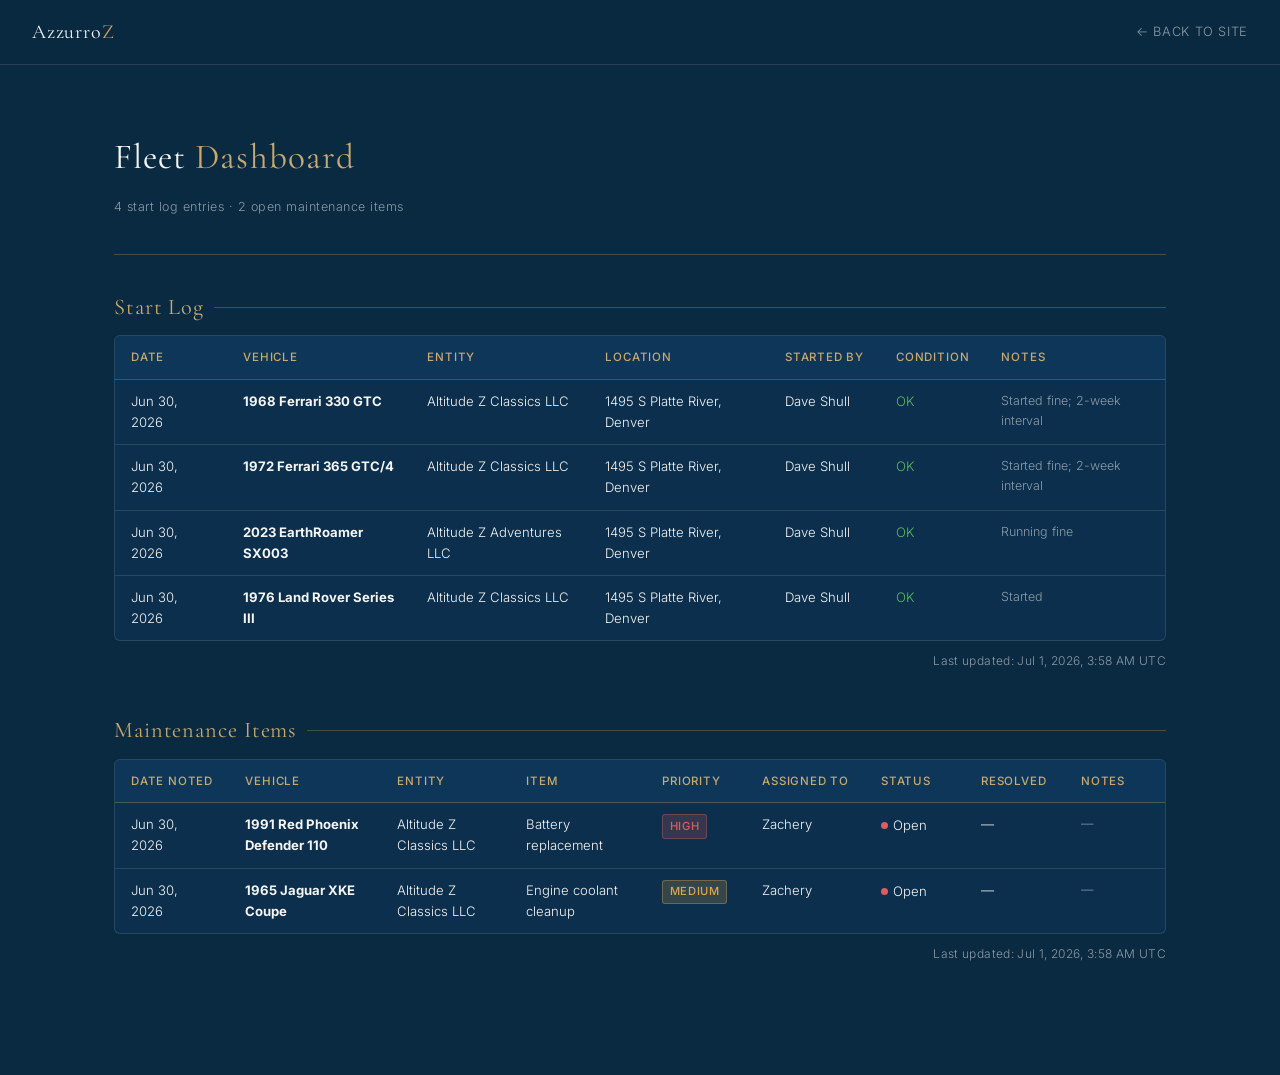
<file: dashboard.html>
<!DOCTYPE html>
<html lang="en">
<head>
  <meta charset="UTF-8" />
  <meta name="viewport" content="width=device-width, initial-scale=1.0" />
  <title>Fleet Dashboard — Azzurro Z</title>
  <meta name="robots" content="noindex, nofollow" />
  <link rel="canonical" href="https://www.azzurroz.com/dashboard" />

  <!-- Google Fonts -->
  <link rel="preconnect" href="https://fonts.googleapis.com" />
  <link rel="preconnect" href="https://fonts.gstatic.com" crossorigin />
  <link href="https://fonts.googleapis.com/css2?family=Cormorant+Garamond:ital,wght@0,300;0,400;0,500;0,600;1,300;1,400&family=Inter:wght@300;400;500&display=swap" rel="stylesheet" />

  <link rel="stylesheet" href="/css/styles.css" />

  <style>
    /* ── Dashboard-specific styles ─────────────────────── */
    :root {
      --navy-deep: #0F3A5E;
      --navy-dark: #0A2A42;
      --blue-mid:  #2B7AB5;
      --gold:      #c9a96e;
      --gold-dark: #a8864e;
      --white:     #f5f5f5;
      --muted:     rgba(245,245,245,0.55);
      --border:    rgba(245,245,245,0.12);
      --border-gold: rgba(201,169,110,0.3);
      --red-open:  #e05c5c;
      --green-ok:  #5cb85c;
      --amber:     #e0a44a;
    }

    body {
      background: var(--navy-dark);
      color: var(--white);
      font-family: 'Inter', sans-serif;
      font-weight: 300;
      line-height: 1.6;
      min-height: 100vh;
      -webkit-font-smoothing: antialiased;
    }

    /* Nav */
    .nav {
      position: sticky;
      top: 0;
      z-index: 100;
      padding: 1rem 2rem;
      display: flex;
      align-items: center;
      justify-content: space-between;
      background: rgba(10,42,66,0.92);
      backdrop-filter: blur(14px);
      border-bottom: 1px solid var(--border);
    }

    .nav-logo {
      font-family: 'Cormorant Garamond', serif;
      font-weight: 400;
      font-size: 1.25rem;
      letter-spacing: 0.04em;
      color: var(--white);
      text-decoration: none;
    }

    .nav-logo span { color: var(--gold); }

    .nav-back {
      font-size: 0.8rem;
      color: var(--muted);
      text-decoration: none;
      letter-spacing: 0.05em;
      text-transform: uppercase;
      transition: color 0.2s;
    }

    .nav-back:hover { color: var(--gold); }

    /* Page layout */
    .page {
      max-width: 1100px;
      margin: 0 auto;
      padding: 2.5rem 1.5rem 4rem;
    }

    .page-header {
      margin-bottom: 2.5rem;
      border-bottom: 1px solid var(--border-gold);
      padding-bottom: 1.5rem;
    }

    .page-header h1 {
      font-family: 'Cormorant Garamond', serif;
      font-weight: 400;
      font-size: 2.2rem;
      letter-spacing: 0.03em;
      margin-bottom: 0.35rem;
    }

    .page-header h1 span { color: var(--gold); }

    .page-meta {
      font-size: 0.78rem;
      color: var(--muted);
      letter-spacing: 0.04em;
    }

    /* Section */
    .section { margin-bottom: 3rem; }

    .section-title {
      font-family: 'Cormorant Garamond', serif;
      font-weight: 400;
      font-size: 1.4rem;
      letter-spacing: 0.04em;
      color: var(--gold);
      margin-bottom: 1rem;
      display: flex;
      align-items: center;
      gap: 0.6rem;
    }

    .section-title::after {
      content: '';
      flex: 1;
      height: 1px;
      background: var(--border-gold);
    }

    /* Table */
    .table-wrap {
      overflow-x: auto;
      border-radius: 6px;
      border: 1px solid var(--border);
      background: rgba(15,58,94,0.35);
    }

    table {
      width: 100%;
      border-collapse: collapse;
      font-size: 0.82rem;
      white-space: nowrap;
    }

    thead tr {
      background: rgba(15,58,94,0.7);
      border-bottom: 1px solid var(--border-gold);
    }

    th {
      padding: 0.75rem 1rem;
      text-align: left;
      font-weight: 500;
      font-size: 0.72rem;
      letter-spacing: 0.07em;
      text-transform: uppercase;
      color: var(--gold);
    }

    td {
      padding: 0.7rem 1rem;
      border-bottom: 1px solid var(--border);
      color: var(--white);
      vertical-align: top;
      white-space: normal;
      min-width: 100px;
    }

    tbody tr:last-child td { border-bottom: none; }

    tbody tr:hover {
      background: rgba(43,122,181,0.12);
    }

    /* Priority badges */
    .badge {
      display: inline-block;
      padding: 0.2em 0.6em;
      border-radius: 3px;
      font-size: 0.7rem;
      font-weight: 500;
      letter-spacing: 0.05em;
      text-transform: uppercase;
    }

    .badge-high   { background: rgba(224,92,92,0.2);  color: var(--red-open);  border: 1px solid rgba(224,92,92,0.35); }
    .badge-medium { background: rgba(224,164,74,0.2); color: var(--amber);     border: 1px solid rgba(224,164,74,0.35); }
    .badge-low    { background: rgba(92,184,92,0.15); color: var(--green-ok);  border: 1px solid rgba(92,184,92,0.3); }

    /* Status dots */
    .status-dot {
      display: inline-flex;
      align-items: center;
      gap: 0.4em;
    }

    .status-dot::before {
      content: '';
      display: inline-block;
      width: 7px;
      height: 7px;
      border-radius: 50%;
    }

    .status-open     .status-dot::before { background: var(--red-open); }
    .status-resolved .status-dot::before { background: var(--green-ok); }
    .status-progress .status-dot::before { background: var(--amber); }

    /* Condition */
    .cond-ok   { color: var(--green-ok); }
    .cond-warn { color: var(--amber); }
    .cond-fail { color: var(--red-open); }

    /* Notes cell */
    .notes-cell {
      color: var(--muted);
      font-size: 0.78rem;
      max-width: 240px;
    }

    /* Empty / loading / error states */
    .state-msg {
      padding: 2rem 1rem;
      text-align: center;
      color: var(--muted);
      font-size: 0.85rem;
      letter-spacing: 0.03em;
    }

    /* Last-updated bar */
    .updated-bar {
      font-size: 0.75rem;
      color: var(--muted);
      text-align: right;
      margin-top: 0.6rem;
      letter-spacing: 0.03em;
    }

    /* Responsive */
    @media (max-width: 640px) {
      .page { padding: 1.5rem 1rem 3rem; }
      .page-header h1 { font-size: 1.6rem; }
      th, td { padding: 0.6rem 0.7rem; }
    }
  </style>
</head>
<body>

  <!-- Nav -->
  <nav class="nav">
    <a href="/" class="nav-logo">Azzurro<span>Z</span></a>
    <a href="/" class="nav-back">← Back to site</a>
  </nav>

  <!-- Page -->
  <main class="page">
    <div class="page-header">
      <h1>Fleet <span>Dashboard</span></h1>
      <p class="page-meta" id="page-meta">Loading fleet data…</p>
    </div>

    <!-- Start Log -->
    <div class="section">
      <div class="section-title">Start Log</div>
      <div class="table-wrap">
        <table id="start-table">
          <thead>
            <tr>
              <th>Date</th>
              <th>Vehicle</th>
              <th>Entity</th>
              <th>Location</th>
              <th>Started By</th>
              <th>Condition</th>
              <th>Notes</th>
            </tr>
          </thead>
          <tbody id="start-body">
            <tr><td colspan="7" class="state-msg">Loading…</td></tr>
          </tbody>
        </table>
      </div>
      <div class="updated-bar" id="start-updated"></div>
    </div>

    <!-- Maintenance Items -->
    <div class="section">
      <div class="section-title">Maintenance Items</div>
      <div class="table-wrap">
        <table id="maint-table">
          <thead>
            <tr>
              <th>Date Noted</th>
              <th>Vehicle</th>
              <th>Entity</th>
              <th>Item</th>
              <th>Priority</th>
              <th>Assigned To</th>
              <th>Status</th>
              <th>Resolved</th>
              <th>Notes</th>
            </tr>
          </thead>
          <tbody id="maint-body">
            <tr><td colspan="9" class="state-msg">Loading…</td></tr>
          </tbody>
        </table>
      </div>
      <div class="updated-bar" id="maint-updated"></div>
    </div>
  </main>

  <script>
    // ── Helpers ───────────────────────────────────────────
    function esc(str) {
      if (!str) return '—';
      return String(str)
        .replace(/&/g, '&amp;')
        .replace(/</g, '&lt;')
        .replace(/>/g, '&gt;');
    }

    function fmtDate(d) {
      if (!d) return '—';
      try {
        const dt = new Date(d);
        if (isNaN(dt)) return esc(d);
        return dt.toLocaleDateString('en-US', { year: 'numeric', month: 'short', day: 'numeric' });
      } catch { return esc(d); }
    }

    function priorityBadge(p) {
      if (!p) return '—';
      const cls = { High: 'badge-high', Medium: 'badge-medium', Low: 'badge-low' }[p] || '';
      return `<span class="badge ${cls}">${esc(p)}</span>`;
    }

    function condClass(c) {
      if (!c) return '';
      const lc = c.toLowerCase();
      if (lc === 'ok' || lc === 'good') return 'cond-ok';
      if (lc.includes('warn') || lc.includes('check')) return 'cond-warn';
      if (lc.includes('fail') || lc.includes('no start')) return 'cond-fail';
      return '';
    }

    function statusCell(s) {
      if (!s) return '—';
      const lc = s.toLowerCase();
      let cls = 'status-open';
      if (lc === 'resolved' || lc === 'closed') cls = 'status-resolved';
      else if (lc.includes('progress') || lc.includes('pending')) cls = 'status-progress';
      return `<span class="${cls}"><span class="status-dot">${esc(s)}</span></span>`;
    }

    function fmtUpdated(iso) {
      if (!iso) return '';
      try {
        const dt = new Date(iso);
        return 'Last updated: ' + dt.toLocaleString('en-US', {
          month: 'short', day: 'numeric', year: 'numeric',
          hour: 'numeric', minute: '2-digit', timeZoneName: 'short'
        });
      } catch { return iso; }
    }

    // ── Render ────────────────────────────────────────────
    function renderStartLog(rows) {
      const tbody = document.getElementById('start-body');
      if (!rows || !rows.length) {
        tbody.innerHTML = '<tr><td colspan="7" class="state-msg">No start log entries.</td></tr>';
        return;
      }
      // Sort by date desc
      rows = [...rows].sort((a, b) => new Date(b.Date || b.date || 0) - new Date(a.Date || a.date || 0));
      tbody.innerHTML = rows.map(r => `
        <tr>
          <td>${fmtDate(r.Date || r.date)}</td>
          <td><strong>${esc(r.Vehicle || r.vehicle)}</strong></td>
          <td>${esc(r.Entity || r.entity)}</td>
          <td>${esc(r.Location || r.location)}</td>
          <td>${esc(r['Started By'] || r.started_by)}</td>
          <td class="${condClass(r.Condition || r.condition)}">${esc(r.Condition || r.condition)}</td>
          <td class="notes-cell">${esc(r.Notes || r.notes)}</td>
        </tr>
      `).join('');
    }

    function renderMaintenance(rows) {
      const tbody = document.getElementById('maint-body');
      if (!rows || !rows.length) {
        tbody.innerHTML = '<tr><td colspan="9" class="state-msg">No maintenance items.</td></tr>';
        return;
      }
      // Sort: open first, then by date noted desc
      const priorityOrder = { High: 0, Medium: 1, Low: 2 };
      rows = [...rows].sort((a, b) => {
        const aOpen = (a.Status || a.status || '').toLowerCase() !== 'resolved';
        const bOpen = (b.Status || b.status || '').toLowerCase() !== 'resolved';
        if (aOpen !== bOpen) return aOpen ? -1 : 1;
        const ap = priorityOrder[a.Priority || a.priority] ?? 9;
        const bp = priorityOrder[b.Priority || b.priority] ?? 9;
        return ap - bp;
      });
      tbody.innerHTML = rows.map(r => `
        <tr>
          <td>${fmtDate(r['Date Noted'] || r.date_noted)}</td>
          <td><strong>${esc(r.Vehicle || r.vehicle)}</strong></td>
          <td>${esc(r.Entity || r.entity)}</td>
          <td>${esc(r.Item || r.item)}</td>
          <td>${priorityBadge(r.Priority || r.priority)}</td>
          <td>${esc(r['Assigned To'] || r.assigned_to)}</td>
          <td>${statusCell(r.Status || r.status)}</td>
          <td>${fmtDate(r['Resolved Date'] || r.resolved_date)}</td>
          <td class="notes-cell">${esc(r.Notes || r.notes)}</td>
        </tr>
      `).join('');
    }

    // ── Fetch ─────────────────────────────────────────────
    async function loadData() {
      try {
        const res = await fetch('/data/vehicles.json');
        if (!res.ok) throw new Error('HTTP ' + res.status);
        const data = await res.json();

        renderStartLog(data.start_log || []);
        renderMaintenance(data.maintenance_items || []);

        const updated = fmtUpdated(data.last_updated);
        document.getElementById('start-updated').textContent = updated;
        document.getElementById('maint-updated').textContent = updated;

        const startCount = (data.start_log || []).length;
        const openMaint = (data.maintenance_items || []).filter(
          m => (m.Status || m.status || '').toLowerCase() !== 'resolved'
        ).length;

        document.getElementById('page-meta').textContent =
          `${startCount} start log ${startCount === 1 ? 'entry' : 'entries'} · ${openMaint} open maintenance ${openMaint === 1 ? 'item' : 'items'}`;

      } catch (err) {
        document.getElementById('page-meta').textContent = 'Error loading fleet data.';
        const errMsg = `<tr><td colspan="9" class="state-msg">Unable to load data — ${esc(err.message)}</td></tr>`;
        document.getElementById('start-body').innerHTML = errMsg.replace('colspan="9"', 'colspan="7"');
        document.getElementById('maint-body').innerHTML = errMsg;
      }
    }

    loadData();
  </script>
</body>
</html>
</file>
<file: css/styles.css>
/* Azzurro Z — Custom Styles */
/* Brand palette */
:root {
  --navy-deep: #0F3A5E;
  --navy-dark: #0A2A42;
  --blue-mid: #2B7AB5;
  --silver: #C0C0C0;
  --silver-dark: #8A8A8A;
  --white: #ffffff;
  --off-white: #E8E8E8;
}

/* Base */
*, *::before, *::after { box-sizing: border-box; }
html { scroll-behavior: smooth; }
body { font-family: 'Inter', sans-serif; margin: 0; color: var(--off-white); background: var(--navy-dark); }

/* Hero grid pattern */
.hero-pattern {
  background-color: var(--navy-deep);
  background-image:
    linear-gradient(rgba(255,255,255,0.04) 1px, transparent 1px),
    linear-gradient(90deg, rgba(255,255,255,0.04) 1px, transparent 1px);
  background-size: 60px 60px;
}

/* Hero photo placeholder — replace with real photo */
.hero-bg {
  /* PHOTO: Replace this gradient with hero background image */
  /* background: url('/images/hero-bg.jpg') center/cover no-repeat; */
  background: linear-gradient(135deg, #0A1F3A 0%, #0F3A5E 50%, #1a4d7a 100%);
}

/* Gradient overlays */
.overlay-navy { background: linear-gradient(to bottom, rgba(15,58,94,0.85), rgba(10,42,66,0.95)); }

/* Nav */
nav a { text-decoration: none; transition: color 0.2s; }
nav a:hover { color: var(--white); }

/* Mobile nav */
.mobile-menu { display: none; }
.mobile-menu.open { display: block; }

/* Membership cards */
.tier-card { transition: transform 0.2s, box-shadow 0.2s; }
.tier-card:hover { transform: translateY(-4px); box-shadow: 0 12px 40px rgba(0,0,0,0.4); }
.tier-card.featured { border: 2px solid var(--blue-mid); position: relative; }
.tier-card.featured::before {
  content: 'Most Popular';
  position: absolute; top: -1px; left: 50%; transform: translateX(-50%);
  background: var(--blue-mid); color: white;
  font-size: 0.7rem; font-weight: 600; letter-spacing: 0.1em; text-transform: uppercase;
  padding: 4px 16px; border-radius: 0 0 8px 8px;
}

/* FAQ accordion */
.faq-answer { max-height: 0; overflow: hidden; transition: max-height 0.3s ease; }
.faq-answer.open { max-height: 500px; }
.faq-toggle svg { transition: transform 0.3s; }
.faq-toggle.open svg { transform: rotate(180deg); }

/* Form */
input, textarea, select {
  background: rgba(255,255,255,0.08);
  border: 1px solid rgba(255,255,255,0.15);
  color: white;
  border-radius: 8px;
  padding: 12px 16px;
  width: 100%;
  font-size: 1rem;
  transition: border-color 0.2s;
}
input:focus, textarea:focus { outline: none; border-color: var(--blue-mid); }
input::placeholder, textarea::placeholder { color: rgba(255,255,255,0.3); }
label { display: block; font-size: 0.8rem; text-transform: uppercase; letter-spacing: 0.1em; color: var(--silver); margin-bottom: 6px; font-weight: 600; }

/* Buttons */
.btn-primary {
  background: white; color: var(--navy-deep);
  padding: 14px 32px; border-radius: 8px;
  font-weight: 700; font-size: 0.9rem; letter-spacing: 0.05em; text-transform: uppercase;
  border: none; cursor: pointer; text-decoration: none; display: inline-block;
  transition: background 0.2s;
}
.btn-primary:hover { background: #e8ecf4; }
.btn-outline {
  border: 2px solid rgba(255,255,255,0.5); color: white;
  padding: 14px 32px; border-radius: 8px;
  font-weight: 600; font-size: 0.9rem; letter-spacing: 0.05em; text-transform: uppercase;
  background: transparent; cursor: pointer; text-decoration: none; display: inline-block;
  transition: border-color 0.2s, background 0.2s;
}
.btn-outline:hover { border-color: white; background: rgba(255,255,255,0.08); }

/* Section headings */
.section-label {
  font-size: 0.75rem; letter-spacing: 0.3em; text-transform: uppercase;
  color: var(--blue-mid); font-weight: 600; margin-bottom: 12px;
}
.section-title { color: var(--navy-deep); font-size: clamp(2rem, 4vw, 3rem); font-weight: 800; line-height: 1.1; }
.section-title-light { color: white; font-size: clamp(2rem, 4vw, 3rem); font-weight: 800; line-height: 1.1; }

/* Feature check list */
.check-list li { display: flex; align-items: flex-start; gap: 10px; margin-bottom: 8px; color: var(--silver); font-size: 0.9rem; }
.check-list li::before { content: '✓'; color: var(--blue-mid); font-weight: 700; flex-shrink: 0; margin-top: 1px; }

/* Responsive */
@media (max-width: 768px) {
  .desktop-nav { display: none; }
  .hamburger { display: flex; }
  .hero-title { font-size: 2.5rem; }
}
@media (min-width: 769px) {
  .hamburger { display: none; }
  .mobile-menu { display: none !important; }
}

/* ============================================================
   Extended Brand Styles
   ============================================================ */

/* ---------- Nav ---------- */
.site-header {
  position: fixed;
  top: 0; left: 0; right: 0;
  z-index: 100;
  background: rgba(10,42,66,0.95);
  backdrop-filter: blur(8px);
  border-bottom: 1px solid rgba(43,122,181,0.15);
  transition: background 0.3s ease, box-shadow 0.3s ease;
}

.logo-text {
  font-size: 1.4rem;
  font-weight: 700;
  color: var(--silver);
  letter-spacing: 0.08em;
  text-decoration: none;
}
.logo-accent { color: var(--blue-mid); }

.nav-link {
  font-size: 0.8rem;
  letter-spacing: 0.1em;
  text-transform: uppercase;
  color: var(--silver);
  text-decoration: none;
  transition: color 0.2s;
}
.nav-link:hover { color: var(--white); }

.btn-cta-nav {
  display: inline-block;
  background: var(--blue-mid);
  color: var(--white);
  font-size: 0.75rem;
  font-weight: 700;
  letter-spacing: 0.08em;
  text-transform: uppercase;
  text-decoration: none;
  padding: 0.5rem 1.2rem;
  border-radius: 4px;
  transition: background 0.2s;
}
.btn-cta-nav:hover { background: #2166a0; }

/* Hamburger lines */
.ham-line {
  display: block;
  width: 24px;
  height: 2px;
  background: var(--silver);
  border-radius: 2px;
}
.hamburger { gap: 5px; }

/* Mobile nav links */
.mob-link {
  display: block;
  padding: 0.65rem 0;
  font-size: 0.95rem;
  color: var(--silver);
  text-decoration: none;
  border-bottom: 1px solid rgba(43,122,181,0.1);
  transition: color 0.2s;
}
.mob-link:hover { color: var(--white); }

/* ---------- Hero ---------- */
.hero-section {
  min-height: 100vh;
  display: flex;
  align-items: center;
  justify-content: center;
  padding: 7rem 1.5rem 4rem;
  position: relative;
}

.hero-eyebrow {
  display: inline-block;
  font-size: 0.7rem;
  letter-spacing: 0.22em;
  text-transform: uppercase;
  color: var(--silver);
  border: 1px solid rgba(192,192,192,0.3);
  padding: 0.35rem 1rem;
  margin-bottom: 1.5rem;
}

.hero-title {
  font-size: clamp(2.25rem, 5vw, 3.75rem);
  font-weight: 800;
  line-height: 1.15;
  color: var(--white);
  margin-bottom: 1.5rem;
}
.hero-title em { font-style: italic; color: var(--silver); }

.hero-subtitle {
  font-size: clamp(1rem, 1.8vw, 1.2rem);
  color: rgba(232,237,242,0.75);
  line-height: 1.7;
  max-width: 580px;
  margin: 0 auto 2.5rem;
}

.hero-tagline {
  font-size: 0.72rem;
  letter-spacing: 0.16em;
  text-transform: uppercase;
  color: rgba(192,192,192,0.5);
}

/* ---------- Sections ---------- */
.section-dark    { background: var(--navy-deep); }
.section-darker  { background: var(--navy-dark); }
.section-divider { height: 1px; background: rgba(43,122,181,0.15); }

.section-sub-light {
  color: rgba(232,237,242,0.65);
  font-size: 1rem;
  line-height: 1.75;
  max-width: 560px;
}

/* ---------- About ---------- */
.about-img-placeholder {
  /* PHOTO: facility interior — wide angle, parking bays, lighting, epoxy floors */
  background: linear-gradient(135deg, var(--navy-dark) 0%, #1a4a72 50%, var(--navy-dark) 100%);
  aspect-ratio: 4 / 3;
  border-radius: 4px;
  position: relative;
  overflow: hidden;
  border: 1px solid rgba(43,122,181,0.15);
}
.about-img-placeholder::before {
  content: '';
  position: absolute; inset: 0;
  background-image:
    linear-gradient(rgba(43,122,181,0.07) 1px, transparent 1px),
    linear-gradient(90deg, rgba(43,122,181,0.07) 1px, transparent 1px);
  background-size: 40px 40px;
}
.placeholder-inner {
  position: absolute; inset: 0;
  display: flex; flex-direction: column;
  align-items: center; justify-content: center;
  gap: 0.5rem;
  color: rgba(192,192,192,0.3);
  font-size: 0.7rem; letter-spacing: 0.15em; text-transform: uppercase;
}

.about-body p {
  color: rgba(232,237,242,0.7);
  line-height: 1.8;
  margin-bottom: 1rem;
}

.opening-badge {
  display: inline-block;
  border: 1px solid var(--blue-mid);
  color: var(--blue-mid);
  font-size: 0.7rem;
  letter-spacing: 0.18em;
  text-transform: uppercase;
  padding: 0.35rem 0.9rem;
  margin-top: 1.5rem;
}

/* ---------- Why Cards ---------- */
.why-card {
  background: rgba(15,58,94,0.45);
  border: 1px solid rgba(43,122,181,0.18);
  border-radius: 6px;
  padding: 1.75rem;
  transition: border-color 0.25s, transform 0.2s, background 0.25s;
}
.why-card:hover {
  border-color: rgba(43,122,181,0.45);
  transform: translateY(-2px);
  background: rgba(15,58,94,0.75);
}
.why-icon {
  width: 2.25rem; height: 2.25rem;
  color: var(--blue-mid);
  margin-bottom: 1rem;
}
.why-card h3 {
  font-size: 1rem; font-weight: 700;
  color: var(--white);
  margin-bottom: 0.6rem;
}
.why-card p { font-size: 0.875rem; color: rgba(232,237,242,0.6); line-height: 1.7; }

/* ---------- Tier card extras ---------- */
.tier-name  { font-size: 1.6rem; font-weight: 800; color: var(--silver); letter-spacing: 0.03em; margin-bottom: 0.15rem; }
.tier-sub   { font-size: 0.7rem; letter-spacing: 0.12em; text-transform: uppercase; color: rgba(192,192,192,0.45); margin-bottom: 1rem; }
.tier-price { font-size: 2rem; font-weight: 800; color: var(--white); }
.tier-mo    { font-size: 0.85rem; font-weight: 400; color: rgba(232,237,242,0.45); }
.tier-divider { height: 1px; background: rgba(43,122,181,0.2); margin: 1rem 0; border: none; }
.tier-section-label { font-size:0.65rem;letter-spacing:0.16em;text-transform:uppercase;color:var(--blue-mid);margin-bottom:0.6rem; }

.membership-more-link {
  font-size: 0.82rem;
  letter-spacing: 0.1em;
  color: var(--silver);
  text-decoration: none;
  border-bottom: 1px solid rgba(192,192,192,0.25);
  padding-bottom: 2px;
  transition: color 0.2s, border-color 0.2s;
}
.membership-more-link:hover { color: var(--white); border-color: var(--white); }

/* ---------- Services ---------- */
.service-item {
  display: flex; gap: 1rem;
  background: rgba(15,58,94,0.3);
  border: 1px solid rgba(43,122,181,0.15);
  border-radius: 6px;
  padding: 1.25rem;
  transition: border-color 0.25s, background 0.25s;
}
.service-item:hover {
  border-color: rgba(43,122,181,0.4);
  background: rgba(15,58,94,0.6);
}
.service-icon { width: 2rem; height: 2rem; color: var(--blue-mid); flex-shrink: 0; margin-top: 0.1rem; }
.service-name { font-size: 0.95rem; font-weight: 700; color: var(--white); margin-bottom: 0.25rem; }
.service-desc { font-size: 0.85rem; color: rgba(232,237,242,0.58); line-height: 1.65; }

/* ---------- FAQ extras ---------- */
.faq-item { border: 1px solid rgba(43,122,181,0.2); border-radius: 6px; margin-bottom: 0.6rem; overflow: hidden; }
.faq-toggle {
  display: flex; justify-content: space-between; align-items: center;
  width: 100%; text-align: left;
  padding: 1.1rem 1.25rem;
  background: rgba(15,58,94,0.4);
  border: none; color: var(--white);
  font-size: 1rem; font-weight: 600;
  cursor: pointer;
  transition: background 0.2s;
  gap: 1rem;
}
.faq-toggle:hover { background: rgba(15,58,94,0.7); }
.faq-toggle.open  { background: rgba(43,122,181,0.15); }
.faq-answer { background: rgba(10,42,66,0.5); padding: 0 1.25rem; }
.faq-answer.open  { padding: 1.1rem 1.25rem; }
.faq-answer p { color: rgba(232,237,242,0.72); font-size: 0.9rem; line-height: 1.75; margin: 0; }

/* ---------- Form extras ---------- */
.form-disclaimer {
  text-align: center;
  font-size: 0.75rem;
  color: rgba(192,192,192,0.35);
  margin-top: 1rem;
  letter-spacing: 0.04em;
}
select option { background: var(--navy-dark); color: var(--white); }

/* ---------- Footer ---------- */
.site-footer {
  background: #060f16;
  border-top: 1px solid rgba(43,122,181,0.12);
  padding: 4rem 1.5rem 2rem;
}
.footer-logo { font-size: 1.3rem; font-weight: 800; color: var(--silver); letter-spacing: 0.08em; margin-bottom: 0.3rem; }
.footer-tagline-sub { font-size: 0.7rem; letter-spacing: 0.12em; text-transform: uppercase; color: rgba(192,192,192,0.4); margin-bottom: 1rem; }
.footer-origin { font-size: 0.8rem; color: rgba(232,237,242,0.3); line-height: 1.6; }
.footer-heading { font-size: 0.65rem; letter-spacing: 0.22em; text-transform: uppercase; color: var(--silver); margin-bottom: 0.85rem; }
.footer-link { display: block; font-size: 0.85rem; color: rgba(232,237,242,0.5); text-decoration: none; padding: 0.2rem 0; transition: color 0.2s; }
.footer-link:hover { color: var(--silver); }
.footer-text { display: block; font-size: 0.85rem; color: rgba(232,237,242,0.4); padding: 0.2rem 0; }
.footer-address { font-style: normal; font-size: 0.85rem; color: rgba(232,237,242,0.45); line-height: 1.7; }
.footer-link-cta { display: inline-block; margin-top: 0.75rem; font-size: 0.85rem; color: var(--blue-mid); text-decoration: none; transition: color 0.2s; }
.footer-link-cta:hover { color: var(--silver); }
.footer-bottom {
  display: flex; flex-wrap: wrap; justify-content: space-between; gap: 0.5rem;
  border-top: 1px solid rgba(43,122,181,0.1);
  padding-top: 1.5rem;
  font-size: 0.72rem;
  color: rgba(192,192,192,0.25);
  letter-spacing: 0.05em;
}

/* ---------- Membership page ---------- */
.page-hero {
  background: linear-gradient(165deg, var(--navy-dark) 0%, var(--navy-deep) 100%);
  padding: 9rem 1.5rem 5rem;
  text-align: center;
  position: relative;
  overflow: hidden;
}
.page-hero::before {
  content: '';
  position: absolute; inset: 0;
  background-image:
    linear-gradient(rgba(43,122,181,0.06) 1px, transparent 1px),
    linear-gradient(90deg, rgba(43,122,181,0.06) 1px, transparent 1px);
  background-size: 60px 60px;
}
.page-hero-content { position: relative; z-index: 1; }

/* Comparison table */
.comparison-table { width: 100%; border-collapse: collapse; font-size: 0.875rem; }
.comparison-table th {
  background: rgba(43,122,181,0.15);
  padding: 1rem; text-align: center;
  font-weight: 700; letter-spacing: 0.05em;
  border: 1px solid rgba(43,122,181,0.2);
  color: var(--silver);
}
.comparison-table th.feature-col { text-align: left; font-weight: 400; font-size: 0.7rem; letter-spacing: 0.14em; text-transform: uppercase; color: rgba(232,237,242,0.55); }
.comparison-table td {
  padding: 0.85rem 1rem;
  border: 1px solid rgba(43,122,181,0.1);
  text-align: center;
  color: rgba(232,237,242,0.7);
  vertical-align: middle;
}
.comparison-table td.feature-col { text-align: left; color: rgba(232,237,242,0.8); }
.comparison-table tr:nth-child(even) { background: rgba(15,58,94,0.18); }
.comparison-table .cat-row td { background: rgba(43,122,181,0.08); font-size: 0.65rem; letter-spacing: 0.2em; text-transform: uppercase; color: var(--blue-mid); padding: 0.5rem 1rem; }
.check-yes { color: var(--blue-mid); font-size: 1.1rem; font-weight: 700; }
.check-no  { color: rgba(192,192,192,0.2); }

@media (max-width: 768px) {
  .comparison-table { font-size: 0.78rem; }
  .comparison-table th, .comparison-table td { padding: 0.65rem 0.5rem; }
  .site-footer { padding: 3rem 1.25rem 1.5rem; }
}
</file>
